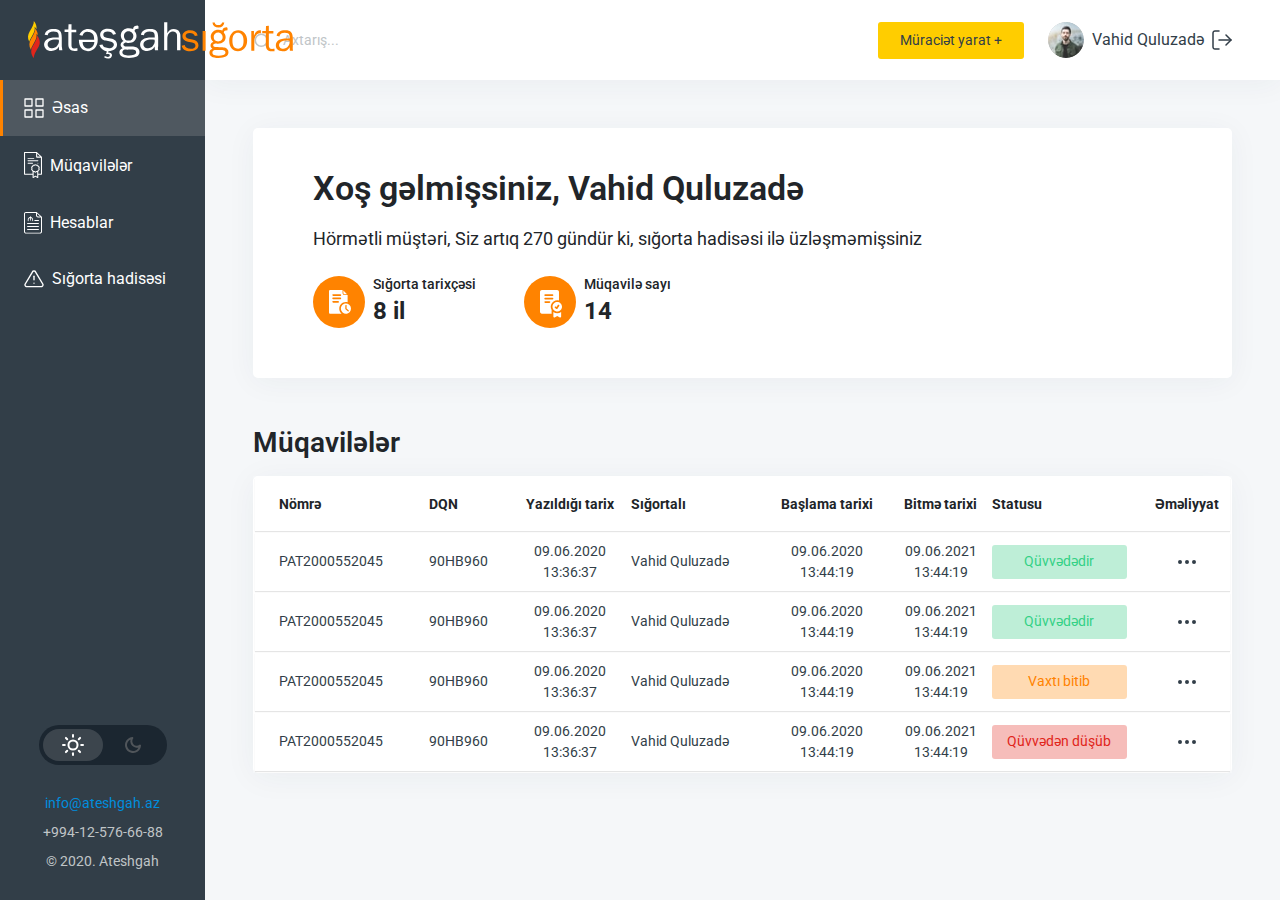
<file: index.html>
<!DOCTYPE html>
<html lang="en">
<head>
    <meta charset="UTF-8">
    <meta name="viewport" content="width=device-width, initial-scale=1.0">
    <link rel="stylesheet" href="https://stackpath.bootstrapcdn.com/bootstrap/4.5.2/css/bootstrap.min.css" integrity="sha384-JcKb8q3iqJ61gNV9KGb8thSsNjpSL0n8PARn9HuZOnIxN0hoP+VmmDGMN5t9UJ0Z" crossorigin="anonymous">
    <link rel="stylesheet" href="scss/styles.css">
    <title>Document</title>
</head>
<body>
    <main>
        <!-- sidebar starts -->
        <aside class="sidebar">
            <!-- logo starts -->
            <div class="logo d-flex align-items-center">
                <div class="w-100 d-flex justify-content-center">
                    <a href="#" class="mr-1">
                        <img src="assets/icons/logo.svg" alt="company logo" />
                    </a>
                    <a href="#" class="company-name d-flex">
                        <img src="assets/icons/company-name-1.svg" alt="atesgah" />
                        <img src="assets/icons/company-name-2.svg" alt="sigorta" />
                    </a>
                </div>
            </div>
            <!-- logo ends -->

            <!-- navigation menu links start -->
            <nav class="aside-menu">
                <ul class="list-unstyled">
                    <li>
                        <a href="index.html" class="white d-flex align-items-center py-3 pl-4 position-relative active-link">
                            <img class="mr-2" src="assets/icons/main.svg" alt="main page icon" />Əsas
                        </a>
                    </li>
                    <li>
                        <a href="#" class="white d-flex align-items-center py-3 pl-4 position-relative">
                            <img class="mr-2" src="assets/icons/agreements.svg" alt="agreements icon" />Müqavilələr
                        </a>
                    </li>
                    <li>
                        <a href="#" class="white d-flex align-items-center py-3 pl-4 position-relative">
                            <img class="mr-2" src="assets/icons/accounts.svg" alt="accounts icon" />Hesablar
                        </a>
                    </li>
                    <li>
                        <a href="#" class="white d-flex align-items-center py-3 pl-4 position-relative">
                            <img class="mr-2" src="assets/icons/insurance-event.svg" alt="insurance event icon" />Sığorta hadisəsi
                        </a>
                    </li>
                </ul>
            </nav>
            <!-- navigation menu links end -->

            <!-- sidebar footer starts -->
            <footer class="position-absolute w-100 text-center">
                <div class="theme-toggler mx-auto d-flex justify-content-between align-items-center">
                    <a class="d-flex align-items-center justify-content-center light-mode active-toggler" href="#">
                        <img src="assets/icons/light-mode.svg" alt="light mode icon" />
                    </a>
                    <a class="d-flex align-items-center justify-content-center dark-mode" href="#">
                        <img src="assets/icons/dark-mode.svg" alt="dark mode icon" />
                    </a>
                </div>
                <div class="contact py-4">
                    <p class="py-1">
                        <a class="blue" href="mailto:info@ateshgah.az">info@ateshgah.az</a>
                    </p>
                    <p class="py-1">
                        <a class="gray" href="tel:+994-12-576-66-88">+994-12-576-66-88</a>
                    </p>
                    <p class="gray py-1">&copy; 2020. Ateshgah</p>
                </div>
            </footer>
            <!-- sidebar footer ends -->
        </aside>
        <!-- sidebar ends -->

        <!-- main content starts -->
        <section class="main-content ml-auto">
            <!-- navbar starts -->
            <nav class="shadowed white-bg">
                <div class="px-5 d-flex align-items-center justify-content-between h-100">
                    <div class="search-box">
                        <div>
                            <img class="mr-2" src="assets/icons/search.svg" alt="search icon" />
                            <input type="search" placeholder="Axtarış..." />
                        </div>
                    </div>
                    <div class="d-flex align-items-center">
                        <div class="new-appeal mr-4 position-relative">
                            <button class="dark py-2" id="show-appeal-dropdown">Müraciət yarat &#43;</button>
                            <div class="position-absolute appeal-dropdown w-100 py-2 mt-2 hidden shadowed-dropdown white-bg">
                                <ul class="list-unstyled pl-3">
                                    <li class="py-2">
                                        <a class="dark" href="html/new-appeal.html">NVSMMIS</a>
                                    </li>
                                    <li class="py-2">
                                        <a class="dark" href="#">Krasko sığorta</a>
                                    </li>
                                    <li class="py-2">
                                        <a class="dark" href="#">Səfər sığortası</a>
                                    </li>
                                    <li class="py-2">
                                        <a class="dark" href="#">Əmlak sığortası</a>
                                    </li>
                                    <li class="py-2">
                                        <a class="dark" href="#">Tibbi sığorta</a>
                                    </li>
                                </ul>
                            </div>
                        </div>
                        <!-- account options starts -->
                        <div class="d-flex align-items-center account-info">
                            <div>
                                <img src="assets/images/profile-image.svg" alt="user's profile image" />
                            </div>
                            <a href="#" class="dark mx-2 username">Vahid Quluzadə</a>
                            <img class="log-out" src="assets/icons/log-out.svg" alt="log out icon" />
                        </div>
                        <!-- account options ends -->
                    </div>
                </div>
            </nav>
            <!-- navbar ends -->

            <!-- statistics section starts -->
            <div class="statistics m-5 shadowed white-bg">
                <div>
                    <h1 class="mb-3">Xoş gəlmişsiniz, Vahid Quluzadə</h1>
                    <p class="mb-4">Hörmətli müştəri, Siz artıq <span>270</span> gündür ki, sığorta hadisəsi ilə üzləşməmişsiniz</p>
                    <div class="d-flex">
                        <div class="d-flex align-items-center mr-5">
                            <div class="mr-2">
                                <img src="assets/icons/insurance-story.svg" alt="insurance story icon" />
                            </div>
                            <div>
                                <h6>Sığorta tarixçəsi</h6>
                                <strong>8 il</strong>
                            </div>
                        </div>
                        <div class="d-flex align-items-center">
                            <div class="mr-2">
                                <img src="assets/icons/agreements-quantity.svg" alt="agreements quantity icon" />
                            </div>
                            <div>
                                <h6>Müqavilə sayı</h6>
                                <strong>14</strong>
                            </div>
                        </div>
                    </div>
                </div>
            </div>
            <!-- statistics section ends -->

            <!-- agreements section starts -->
            <div class="agreements m-5">
                <h1 class="mb-3 page-heading">Müqavilələr</h1>
                <div class="agreements-table shadowed">
                    <!-- table starts -->
                    <table class="w-100 white-bg">
                        <!-- table header starts -->
                        <thead>
                            <tr>
                                <th scope="col" class="py-3 pl-4">Nömrə</th>
                                <th scope="col" class="py-3">DQN</th>
                                <th scope="col" class="text-center py-3">Yazıldığı tarix</th>
                                <th scope="col" class="py-3">Sığortalı</th>
                                <th scope="col" class="text-center py-3">Başlama tarixi</th>
                                <th scope="col" class="text-center py-3">Bitmə tarixi</th>
                                <th scope="col" class="py-3 status-header">Statusu</th>
                                <th scope="col" class="text-center py-3">Əməliyyat</th>
                            </tr>
                        </thead>
                        <!-- table header ends -->
                        <!-- table body starts -->
                        <tbody>
                            <!-- new table row -->
                            <tr>
                                <td class="align-middle py-2 pl-4">PAT2000552045</td>
                                <td class="align-middle py-2">90HB960</td>
                                <td class="align-middle text-center py-2">
                                    <span>09.06.2020</span><br />
                                    <span>13:36:37</span>
                                </td>
                                <td class="align-middle py-2">Vahid Quluzadə</td>
                                <td class="align-middle text-center py-2">
                                    <span>09.06.2020</span><br />
                                    <span>13:44:19</span>
                                </td>
                                <td class="align-middle text-center py-2">
                                    <span>09.06.2021</span><br />
                                    <span>13:44:19</span>
                                </td>
                                <td class="align-middle py-2">
                                    <p class="status valid d-flex align-items-center justify-content-center">Qüvvədədir</p>
                                </td>
                                <td class="align-middle text-center py-2">
                                    <img src="assets/icons/ellipsis.svg" alt="ellipsis icon for options" />
                                </td>
                            </tr>
                            <!-- new table row -->
                            <tr>
                                <td class="align-middle py-2 pl-4">PAT2000552045</td>
                                <td class="align-middle py-2">90HB960</td>
                                <td class="align-middle text-center py-2">
                                    <span>09.06.2020</span><br />
                                    <span>13:36:37</span>
                                </td>
                                <td class="align-middle py-2">Vahid Quluzadə</td>
                                <td class="align-middle text-center py-2">
                                    <span>09.06.2020</span><br />
                                    <span>13:44:19</span>
                                </td>
                                <td class="align-middle text-center py-2">
                                    <span>09.06.2021</span><br />
                                    <span>13:44:19</span>
                                </td>
                                <td class="align-middle py-2">
                                    <p class="status valid d-flex align-items-center justify-content-center">Qüvvədədir</p>
                                </td>
                                <td class="align-middle text-center py-2">
                                    <img src="assets/icons/ellipsis.svg" alt="ellipsis icon for options" />
                                </td>
                            </tr>
                            <!-- new table row -->
                            <tr>
                                <td class="align-middle py-2 pl-4">PAT2000552045</td>
                                <td class="align-middle py-2">90HB960</td>
                                <td class="align-middle text-center py-2">
                                    <span>09.06.2020</span><br />
                                    <span>13:36:37</span>
                                </td>
                                <td class="align-middle py-2">Vahid Quluzadə</td>
                                <td class="align-middle text-center py-2">
                                    <span>09.06.2020</span><br />
                                    <span>13:44:19</span>
                                </td>
                                <td class="align-middle text-center py-2">
                                    <span>09.06.2021</span><br />
                                    <span>13:44:19</span>
                                </td>
                                <td class="align-middle py-2">
                                    <p class="status expired d-flex align-items-center justify-content-center">Vaxtı bitib</p>
                                </td>
                                <td class="align-middle text-center py-2">
                                    <img src="assets/icons/ellipsis.svg" alt="ellipsis icon for options" />
                                </td>
                            </tr>
                            <!-- new table row -->
                            <tr>
                                <td class="align-middle py-2 pl-4">PAT2000552045</td>
                                <td class="align-middle py-2">90HB960</td>
                                <td class="align-middle text-center py-2">
                                    <span>09.06.2020</span><br />
                                    <span>13:36:37</span>
                                </td>
                                <td class="align-middle py-2">Vahid Quluzadə</td>
                                <td class="align-middle text-center py-2">
                                    <span>09.06.2020</span><br />
                                    <span>13:44:19</span>
                                </td>
                                <td class="align-middle text-center py-2">
                                    <span>09.06.2021</span><br />
                                    <span>13:44:19</span>
                                </td>
                                <td class="align-middle py-2">
                                    <p class="status invalid d-flex align-items-center justify-content-center">Qüvvədən düşüb</p>
                                </td>
                                <td class="align-middle text-center py-2">
                                    <img src="assets/icons/ellipsis.svg" alt="ellipsis icon for options" />
                                </td>
                            </tr>
                        </tbody>
                        <!-- table body ends -->
                    </table>
                    <!-- table ends -->
                </div>
            </div>
            <!-- agreements section ends -->
        </section>
        <!-- main content ends -->
    </main>

    <!-- necessary javascript links -->
    <script src="js/index.js"></script>
</body>
</html>
</file>
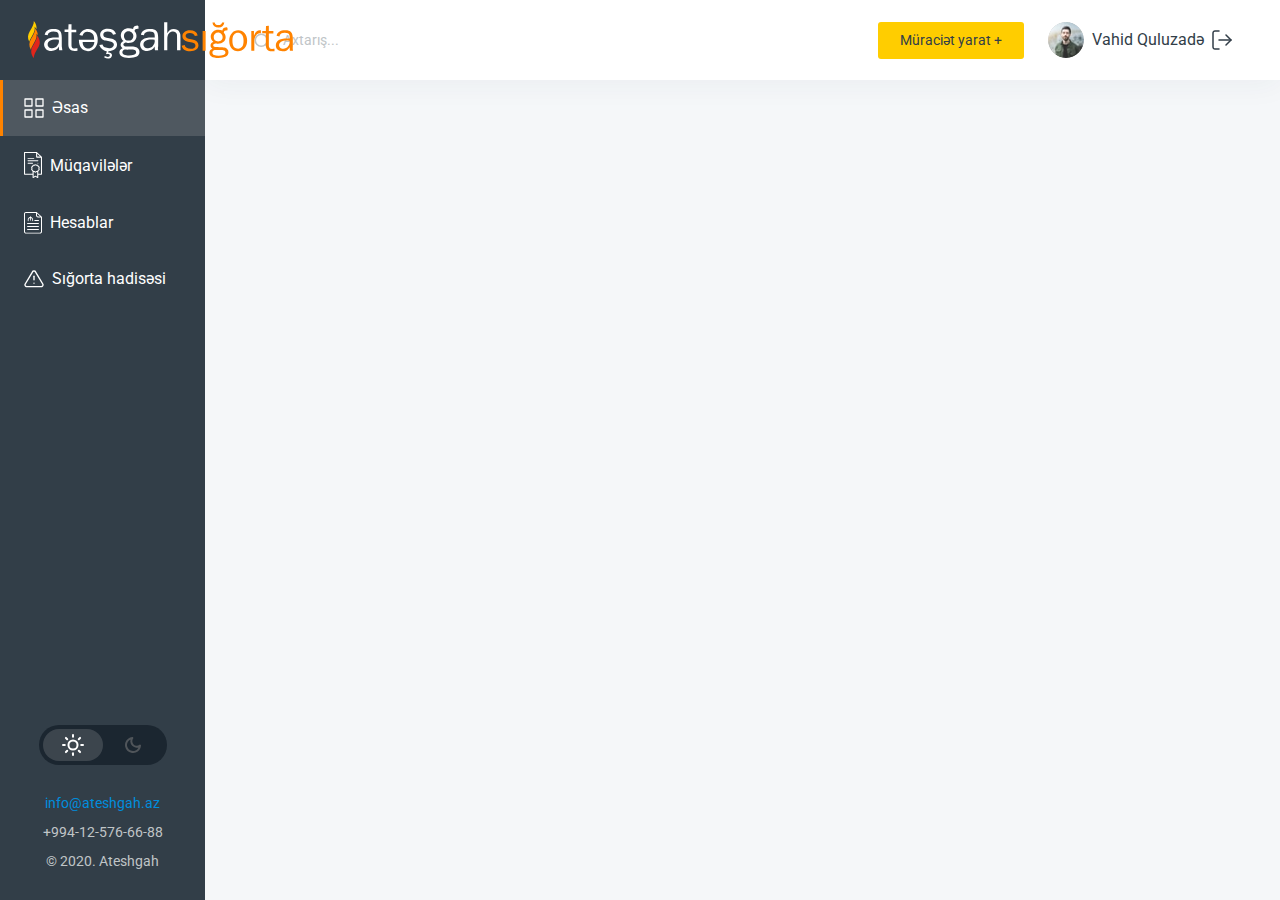
<file: html/insurance-event.html>
<!DOCTYPE html>
<html lang="en">
<head>
    <meta charset="UTF-8">
    <meta name="viewport" content="width=device-width, initial-scale=1.0">
    <link rel="stylesheet" href="https://stackpath.bootstrapcdn.com/bootstrap/4.5.2/css/bootstrap.min.css" integrity="sha384-JcKb8q3iqJ61gNV9KGb8thSsNjpSL0n8PARn9HuZOnIxN0hoP+VmmDGMN5t9UJ0Z" crossorigin="anonymous">
    <link rel="stylesheet" href="../scss/styles.css">
    <title>Document</title>
</head>
<body>
    <main>
        <!-- sidebar starts -->
        <aside class="sidebar">
            <!-- logo starts -->
            <div class="logo d-flex align-items-center">
                <div class="w-100 d-flex justify-content-center">
                    <a href="#" class="mr-1">
                        <img src="../assets/icons/logo.svg" alt="company logo" />
                    </a>
                    <a href="#" class="company-name d-flex">
                        <img src="../assets/icons/company-name-1.svg" alt="atesgah" />
                        <img src="../assets/icons/company-name-2.svg" alt="sigorta" />
                    </a>
                </div>
            </div>
            <!-- logo ends -->

            <!-- navigation menu links start -->
            <nav class="aside-menu">
                <ul class="list-unstyled">
                    <li>
                        <a href="../index.html" class="white d-flex align-items-center py-3 pl-4 position-relative active-link">
                            <img class="mr-2" src="../assets/icons/main.svg" alt="main page icon" />Əsas
                        </a>
                    </li>
                    <li>
                        <a href="#" class="white d-flex align-items-center py-3 pl-4 position-relative">
                            <img class="mr-2" src="../assets/icons/agreements.svg" alt="agreements icon" />Müqavilələr
                        </a>
                    </li>
                    <li>
                        <a href="#" class="white d-flex align-items-center py-3 pl-4 position-relative">
                            <img class="mr-2" src="../assets/icons/accounts.svg" alt="accounts icon" />Hesablar
                        </a>
                    </li>
                    <li>
                        <a href="#" class="white d-flex align-items-center py-3 pl-4 position-relative">
                            <img class="mr-2" src="../assets/icons/insurance-event.svg" alt="insurance event icon" />Sığorta hadisəsi
                        </a>
                    </li>
                </ul>
            </nav>
            <!-- navigation menu links end -->

            <!-- sidebar footer starts -->
            <footer class="position-absolute w-100 text-center">
                <div class="theme-toggler mx-auto d-flex justify-content-between align-items-center">
                    <a class="d-flex align-items-center justify-content-center light-mode active-toggler" href="#">
                        <img src="../assets/icons/light-mode.svg" alt="light mode icon" />
                    </a>
                    <a class="d-flex align-items-center justify-content-center dark-mode" href="#">
                        <img src="../assets/icons/dark-mode.svg" alt="dark mode icon" />
                    </a>
                </div>
                <div class="contact py-4">
                    <p class="py-1">
                        <a class="blue" href="mailto:info@ateshgah.az">info@ateshgah.az</a>
                    </p>
                    <p class="py-1">
                        <a class="gray" href="tel:+994-12-576-66-88">+994-12-576-66-88</a>
                    </p>
                    <p class="gray py-1">&copy; 2020. Ateshgah</p>
                </div>
            </footer>
            <!-- sidebar footer ends -->
        </aside>
        <!-- sidebar ends -->

        <!-- main content starts -->
        <section class="main-content ml-auto">
            <!-- navbar starts -->
            <nav class="shadowed white-bg">
                <div class="px-5 d-flex align-items-center justify-content-between h-100">
                    <div class="search-box">
                        <div>
                            <img class="mr-2" src="../assets/icons/search.svg" alt="search icon" />
                            <input type="search" placeholder="Axtarış..." />
                        </div>
                    </div>
                    <div class="d-flex align-items-center">
                        <div class="new-appeal mr-4 position-relative">
                            <button class="dark py-2" id="show-appeal-dropdown">Müraciət yarat &#43;</button>
                            <div class="position-absolute appeal-dropdown w-100 py-2 mt-2 hidden shadowed-dropdown white-bg">
                                <ul class="list-unstyled pl-3">
                                    <li class="py-2">
                                        <a class="dark" href="new-appeal.html">NVSMMIS</a>
                                    </li>
                                    <li class="py-2">
                                        <a class="dark" href="#">Krasko sığorta</a>
                                    </li>
                                    <li class="py-2">
                                        <a class="dark" href="#">Səfər sığortası</a>
                                    </li>
                                    <li class="py-2">
                                        <a class="dark" href="#">Əmlak sığortası</a>
                                    </li>
                                    <li class="py-2">
                                        <a class="dark" href="#">Tibbi sığorta</a>
                                    </li>
                                </ul>
                            </div>
                        </div>
                        <!-- account options starts -->
                        <div class="d-flex align-items-center account-info">
                            <div>
                                <img src="../assets/images/profile-image.svg" alt="user's profile image" />
                            </div>
                            <a href="#" class="dark mx-2 username">Vahid Quluzadə</a>
                            <img class="log-out" src="../assets/icons/log-out.svg" alt="log out icon" />
                        </div>
                        <!-- account options ends -->
                    </div>
                </div>
            </nav>
            <!-- navbar ends -->

            <!-- insurance event section starts -->
            <div class="insurance-event">
                
            </div>
            <!-- insurance event section ends -->
        </section>
        <!-- main content ends -->
    </main>

    <!-- necessary javascript links -->
    <script src="../js/index.js"></script>
</body>
</html>
</file>
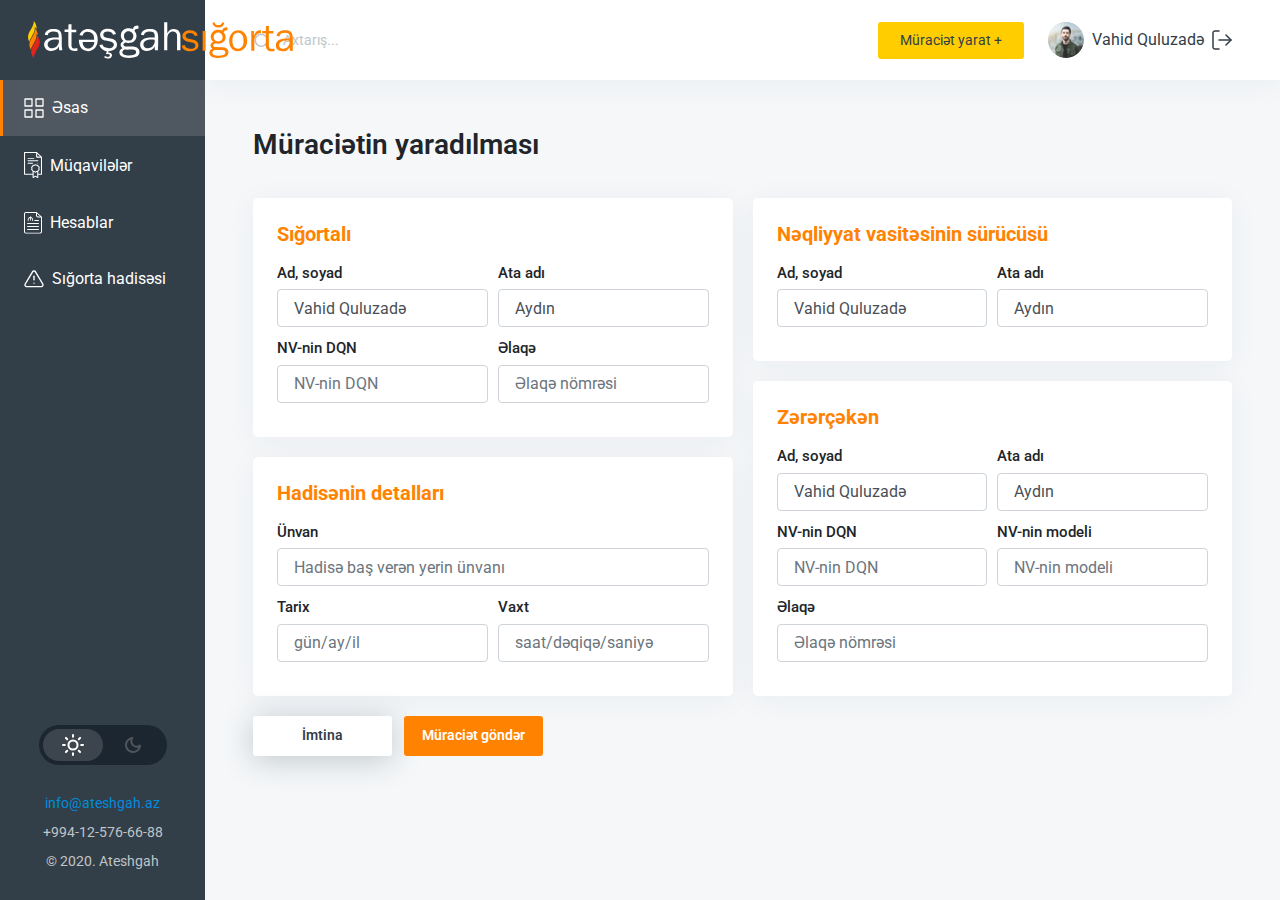
<file: html/new-appeal.html>
<!DOCTYPE html>
<html lang="en">
<head>
    <meta charset="UTF-8">
    <meta name="viewport" content="width=device-width, initial-scale=1.0">
    <link rel="stylesheet" href="https://stackpath.bootstrapcdn.com/bootstrap/4.5.2/css/bootstrap.min.css" integrity="sha384-JcKb8q3iqJ61gNV9KGb8thSsNjpSL0n8PARn9HuZOnIxN0hoP+VmmDGMN5t9UJ0Z" crossorigin="anonymous">
    <link rel="stylesheet" href="../scss/styles.css">
    <title>Document</title>
</head>
<body>
    <main>
        <!-- sidebar starts -->
        <aside class="sidebar">
            <!-- logo starts -->
            <div class="logo d-flex align-items-center">
                <div class="w-100 d-flex justify-content-center">
                    <a href="#" class="mr-1">
                        <img src="../assets/icons/logo.svg" alt="company logo" />
                    </a>
                    <a href="#" class="company-name d-flex">
                        <img src="../assets/icons/company-name-1.svg" alt="atesgah" />
                        <img src="../assets/icons/company-name-2.svg" alt="sigorta" />
                    </a>
                </div>
            </div>
            <!-- logo ends -->

            <!-- navigation menu links start -->
            <nav class="aside-menu">
                <ul class="list-unstyled">
                    <li>
                        <a href="../index.html" class="white d-flex align-items-center py-3 pl-4 position-relative active-link">
                            <img class="mr-2" src="../assets/icons/main.svg" alt="main page icon" />Əsas
                        </a>
                    </li>
                    <li>
                        <a href="#" class="white d-flex align-items-center py-3 pl-4 position-relative">
                            <img class="mr-2" src="../assets/icons/agreements.svg" alt="agreements icon" />Müqavilələr
                        </a>
                    </li>
                    <li>
                        <a href="#" class="white d-flex align-items-center py-3 pl-4 position-relative">
                            <img class="mr-2" src="../assets/icons/accounts.svg" alt="accounts icon" />Hesablar
                        </a>
                    </li>
                    <li>
                        <a href="#" class="white d-flex align-items-center py-3 pl-4 position-relative">
                            <img class="mr-2" src="../assets/icons/insurance-event.svg" alt="insurance event icon" />Sığorta hadisəsi
                        </a>
                    </li>
                </ul>
            </nav>
            <!-- navigation menu links end -->

            <!-- sidebar footer starts -->
            <footer class="position-absolute w-100 text-center">
                <div class="theme-toggler mx-auto d-flex justify-content-between align-items-center">
                    <a class="d-flex align-items-center justify-content-center light-mode active-toggler" href="#">
                        <img src="../assets/icons/light-mode.svg" alt="light mode icon" />
                    </a>
                    <a class="d-flex align-items-center justify-content-center dark-mode" href="#">
                        <img src="../assets/icons/dark-mode.svg" alt="dark mode icon" />
                    </a>
                </div>
                <div class="contact py-4">
                    <p class="py-1">
                        <a class="blue" href="mailto:info@ateshgah.az">info@ateshgah.az</a>
                    </p>
                    <p class="py-1">
                        <a class="gray" href="tel:+994-12-576-66-88">+994-12-576-66-88</a>
                    </p>
                    <p class="gray py-1">&copy; 2020. Ateshgah</p>
                </div>
            </footer>
            <!-- sidebar footer ends -->
        </aside>
        <!-- sidebar ends -->

        <!-- main content starts -->
        <section class="main-content ml-auto">
            <!-- navbar starts -->
            <nav class="shadowed white-bg">
                <div class="px-5 d-flex align-items-center justify-content-between h-100">
                    <div class="search-box">
                        <div>
                            <img class="mr-2" src="../assets/icons/search.svg" alt="search icon" />
                            <input type="search" placeholder="Axtarış..." />
                        </div>
                    </div>
                    <div class="d-flex align-items-center">
                        <div class="new-appeal mr-4 position-relative">
                            <button class="dark py-2" id="show-appeal-dropdown">Müraciət yarat &#43;</button>
                            <div class="position-absolute appeal-dropdown w-100 py-2 mt-2 hidden shadowed-dropdown white-bg">
                                <ul class="list-unstyled pl-3">
                                    <li class="py-2">
                                        <a class="dark" href="new-appeal.html">NVSMMIS</a>
                                    </li>
                                    <li class="py-2">
                                        <a class="dark" href="#">Krasko sığorta</a>
                                    </li>
                                    <li class="py-2">
                                        <a class="dark" href="#">Səfər sığortası</a>
                                    </li>
                                    <li class="py-2">
                                        <a class="dark" href="#">Əmlak sığortası</a>
                                    </li>
                                    <li class="py-2">
                                        <a class="dark" href="#">Tibbi sığorta</a>
                                    </li>
                                </ul>
                            </div>
                        </div>
                        <!-- account options starts -->
                        <div class="d-flex align-items-center account-info">
                            <div>
                                <img src="../assets/images/profile-image.svg" alt="user's profile image" />
                            </div>
                            <a href="#" class="dark mx-2 username">Vahid Quluzadə</a>
                            <img class="log-out" src="../assets/icons/log-out.svg" alt="log out icon" />
                        </div>
                        <!-- account options ends -->
                    </div>
                </div>
            </nav>
            <!-- navbar ends -->

            <!-- create appeal section starts -->
            <div class="create-appeal m-5">
                <h1 class="page-heading mb-3">Müraciətin yaradılması</h1>
                <div class="filter">
                    <form action="#">
                        <div class="d-flex form-gap">
                            <div>
                                <div class="shadowed filter-content p-4 white-bg">
                                    <h3 class="mb-3">Sığortalı</h3>
                                    <div class="d-flex child-gap input-wrapper">
                                        <div>
                                            <label for="fullname">Ad, soyad</label><br />
                                            <input class="form-control" type="text" id="fullname" value="Vahid Quluzadə" />
                                        </div>
                                        <div>
                                            <label for="parent">Ata adı</label><br />
                                            <input class="form-control" type="text" id="parent" value="Aydın" />
                                        </div>
                                    </div>
                                    <div class="d-flex child-gap input-wrapper">
                                        <div>
                                            <label for="number">NV-nin DQN</label><br />
                                            <input class="form-control" type="text" id="number" placeholder="NV-nin DQN" />
                                        </div>
                                        <div>
                                            <label for="contact">Əlaqə</label><br />
                                            <input class="form-control" type="text" id="contact" placeholder="Əlaqə nömrəsi" />
                                        </div>
                                    </div>
                                </div>
                                <div class="shadowed filter-content p-4 white-bg">
                                    <h3 class="mb-3">Hadisənin detalları</h3>
                                    <div class="input-wrapper">
                                        <label for="address">Ünvan</label><br />
                                        <input class="form-control" type="text" id="address" placeholder="Hadisə baş verən yerin ünvanı" />
                                    </div>
                                    <div class="d-flex child-gap input-wrapper">
                                        <div>
                                            <label for="date">Tarix</label><br />
                                            <input class="form-control" type="text" id="date" placeholder="gün/ay/il" />
                                        </div>
                                        <div>
                                            <label for="time">Vaxt</label><br />
                                            <input class="form-control" type="text" id="time" placeholder="saat/dəqiqə/saniyə" />
                                        </div>
                                    </div>
                                </div>
                            </div>
                            <div>
                                <div class="shadowed filter-content p-4 white-bg">
                                    <h3 class="mb-3">Nəqliyyat vasitəsinin sürücüsü</h3>
                                    <div class="d-flex child-gap input-wrapper">
                                        <div>
                                            <label for="fullname">Ad, soyad</label><br />
                                            <input class="form-control" type="text" id="fullname" value="Vahid Quluzadə" />
                                        </div>
                                        <div>
                                            <label for="parent">Ata adı</label><br />
                                            <input class="form-control" type="text" id="parent" value="Aydın" />
                                        </div>
                                    </div>
                                </div>
                                <div class="shadowed filter-content p-4 white-bg">
                                    <h3 class="mb-3">Zərərçəkən</h3>
                                    <div class="d-flex child-gap input-wrapper">
                                        <div>
                                            <label for="fullname">Ad, soyad</label><br />
                                            <input class="form-control" type="text" id="fullname" value="Vahid Quluzadə" />
                                        </div>
                                        <div>
                                            <label for="parent">Ata adı</label><br />
                                            <input class="form-control" type="text" id="parent" value="Aydın" />
                                        </div>
                                    </div>
                                    <div class="d-flex child-gap input-wrapper">
                                        <div>
                                            <label for="number">NV-nin DQN</label><br />
                                            <input class="form-control" type="text" id="number" placeholder="NV-nin DQN" />
                                        </div>
                                        <div>
                                            <label for="model">NV-nin modeli</label><br />
                                            <input class="form-control" type="text" id="model" placeholder="NV-nin modeli" />
                                        </div>
                                    </div>
                                    <div class="input-wrapper">
                                        <label for="contact">Əlaqə</label><br />
                                        <input class="form-control" type="text" id="contact" placeholder="Əlaqə nömrəsi" />
                                    </div>
                                </div>
                            </div>
                        </div>
                        <div>
                            <button type="submit" class="form-button refuse shadowed-button mr-2">İmtina</button>
                            <button type="submit" class="form-button apply">Müraciət göndər</button>
                        </div>
                    </form>
                </div>
            </div>
            <!-- create appeal section ends -->
        </section>
        <!-- main content ends -->
    </main>

    <!-- necessary javascript links -->
    <script src="../js/index.js"></script>
</body>
</html>
</file>
<file: scss/styles.css>
/* imports */
@import url("https://fonts.googleapis.com/css2?family=Roboto&display=swap");
/* sidebar styles start */
main aside.sidebar {
  width: 205px;
  height: 100vh;
  background-color: #323E48;
  position: fixed;
  /* sidebar logo styles start */
  /* sidebar logo styles end */
  /* sidebar navigation links styles start */
  /* sidebar navigation links styles end */
  /* sidebar footer styles start */
  /* sidebar footer styles end */ }
  main aside.sidebar div.logo {
    height: 80px; }
  main aside.sidebar nav.aside-menu ul li a:hover {
    color: #fff; }
  main aside.sidebar footer {
    bottom: 0; }
    main aside.sidebar footer .theme-toggler {
      background-color: #1B2630;
      width: 128px;
      border-radius: 70px;
      height: 40px;
      padding: 0 4px !important; }
      main aside.sidebar footer .theme-toggler a {
        border-radius: 90px;
        width: 60px;
        height: 32px; }
    main aside.sidebar footer p {
      font-size: 14px; }

/* sidebar styles end */
section.main-content {
  /* navbar styles start */
  /* navbar styles end */ }
  section.main-content nav {
    height: 80px;
    /* search box styles start */
    /* search box styles end */
    /* new appeal button and dropdown styles start */
    /* new appeal button and dropdown styles end */
    /* account information styles start */
    /* account information styles end */ }
    section.main-content nav .search-box input {
      border: none;
      background: transparent; }
      section.main-content nav .search-box input::placeholder {
        font-size: 14px;
        color: #C0C5C7; }
    section.main-content nav .new-appeal button {
      background-color: #FFCD00;
      border-radius: 3px;
      font-size: 14px;
      border: none;
      width: 146px; }
    section.main-content nav .new-appeal .appeal-dropdown {
      transition: opacity .5s;
      border-radius: 5px; }
      section.main-content nav .new-appeal .appeal-dropdown a {
        font-size: 14px; }
    section.main-content nav .account-info > div {
      width: 36px;
      height: 36px;
      border-radius: 50%; }
      section.main-content nav .account-info > div img {
        width: 100%;
        height: 100%;
        border-radius: 50%; }

/* custom scroll styles */
::-webkit-scrollbar-track {
  -webkit--box-shadow: inset 0 0 6px rgba(0, 0, 0, 0.3);
  border-radius: 10px;
  background-color: #F5F5F5; }

::-webkit-scrollbar {
  width: 8px;
  height: 6px;
  background-color: #F5F5F5; }

::-webkit-scrollbar-thumb {
  border-radius: 10px;
  -webkit--box-shadow: inset 0 0 6px rgba(0, 0, 0, 0.3);
  background-color: #776f6f; }

/* custom scroll styles */
/* style resets start */
* {
  margin: 0 !important;
  padding: 0 !important;
  box-sizing: border-box !important; }

body {
  background-color: #f5f7f9;
  font-family: 'Roboto', sans-serif; }

a {
  text-decoration: none !important; }

/* style resets end */
/* common styles start */
.white {
  color: #fff; }

.orange {
  color: #FF8300; }

.dark {
  color: #323E48; }
  .dark:hover {
    color: #323E48; }

.blue {
  color: #008DDD; }
  .blue:hover {
    color: #008DDD; }

.gray {
  color: #C0C5C7; }
  .gray:hover {
    color: #C0C5C7; }

.active-link {
  background-color: rgba(196, 196, 196, 0.2); }
  .active-link::before {
    content: "";
    width: 3px;
    height: 100%;
    background-color: #FF8300;
    position: absolute;
    left: 0; }

.active-toggler {
  background-color: rgba(196, 196, 196, 0.2); }

.shadowed {
  -webkit-box-shadow: 0px 4px 30px 0px rgba(36, 64, 73, 0.05);
  -moz-box-shadow: 0px 4px 30px 0px rgba(36, 64, 73, 0.05);
  box-shadow: 0px 4px 30px 0px rgba(36, 64, 73, 0.05); }

.shadowed-dropdown {
  -webkit-box-shadow: 0px 4px 30px 0px rgba(36, 64, 73, 0.13);
  -moz-box-shadow: 0px 4px 30px 0px rgba(36, 64, 73, 0.13);
  box-shadow: 0px 4px 30px 0px rgba(36, 64, 73, 0.13); }

.shadowed-button {
  -webkit-box-shadow: 0px 4px 30px 0px rgba(36, 64, 73, 0.25);
  -moz-box-shadow: 0px 4px 30px 0px rgba(36, 64, 73, 0.25);
  box-shadow: 0px 4px 30px 0px rgba(36, 64, 73, 0.25); }

.hidden {
  opacity: 0;
  transition: opacity .5s; }

.page-heading {
  font-size: 28px;
  font-weight: 600; }

.form-gap {
  gap: 20px; }

.child-gap {
  gap: 10px; }

button:focus {
  outline: 0 !important; }

.white-bg {
  background-color: #fff; }

.dark-bg {
  background-color: #2D3135; }

/* common styles end */
/* main content styles start */
section.main-content {
  width: calc(100% - 205px);
  /* statistics section styles start */
  /* statistics section styles end */
  /* agreements section styles start */
  /* agreements section styles end */
  /* create appeal styles start */
  /* create appeal styles end */ }
  section.main-content div.statistics {
    height: 250px;
    border-radius: 5px;
    padding: 40px 60px !important; }
    section.main-content div.statistics h1 {
      font-size: 34px;
      font-weight: 600; }
    section.main-content div.statistics p {
      font-size: 18px; }
    section.main-content div.statistics h6 {
      font-size: 14px; }
    section.main-content div.statistics strong {
      font-size: 24px; }
  section.main-content div.agreements .agreements-table table {
    border-collapse: separate;
    border-radius: 5px; }
    section.main-content div.agreements .agreements-table table tr {
      box-shadow: 0 1px 1px 0 rgba(0, 0, 0, 0.1); }
    section.main-content div.agreements .agreements-table table th {
      font-size: 14px; }
      section.main-content div.agreements .agreements-table table th.status-header {
        width: 150px; }
    section.main-content div.agreements .agreements-table table td {
      color: #323E48;
      font-size: 14px; }
    section.main-content div.agreements .agreements-table table .status {
      width: 90%;
      height: 34px;
      border-radius: 3px; }
    section.main-content div.agreements .agreements-table table .valid {
      background-color: rgba(41, 199, 123, 0.3);
      color: #34D186; }
    section.main-content div.agreements .agreements-table table .expired {
      background-color: rgba(255, 131, 0, 0.3);
      color: #FF8300; }
    section.main-content div.agreements .agreements-table table .invalid {
      background-color: rgba(225, 37, 27, 0.3);
      color: #E1251B; }
  section.main-content div.create-appeal div.filter form {
    font-size: 15px;
    font-weight: 500; }
    section.main-content div.create-appeal div.filter form .filter-content {
      margin: 20px 0 !important;
      border-radius: 5px; }
      section.main-content div.create-appeal div.filter form .filter-content h3 {
        color: #FF8300;
        font-size: 20px;
        font-weight: 700; }
      section.main-content div.create-appeal div.filter form .filter-content label {
        margin-bottom: 5px !important; }
      section.main-content div.create-appeal div.filter form .filter-content .input-wrapper {
        margin: 10px 0 !important; }
      section.main-content div.create-appeal div.filter form .filter-content input {
        padding-left: 16px !important; }
    section.main-content div.create-appeal div.filter form .form-button {
      width: 139px;
      height: 40px;
      border: none;
      font-weight: 600;
      font-size: 14px;
      border-radius: 3px; }
      section.main-content div.create-appeal div.filter form .form-button.refuse {
        background-color: #fff;
        color: #323E48; }
      section.main-content div.create-appeal div.filter form .form-button.apply {
        background-color: #FF8300;
        color: #fff; }

/* main content styles end */
body.dark-mode {
  background-color: #212529;
  color: #fff !important; }
  body.dark-mode td, body.dark-mode th {
    color: #fff !important; }
  body.dark-mode a.username {
    color: #fff; }
  body.dark-mode .appeal-dropdown a {
    color: #fff; }
  body.dark-mode input {
    background-color: #34383D;
    color: #fff; }
  body.dark-mode label {
    color: rgba(255, 255, 255, 0.5); }

/*# sourceMappingURL=styles.css.map */
</file>
